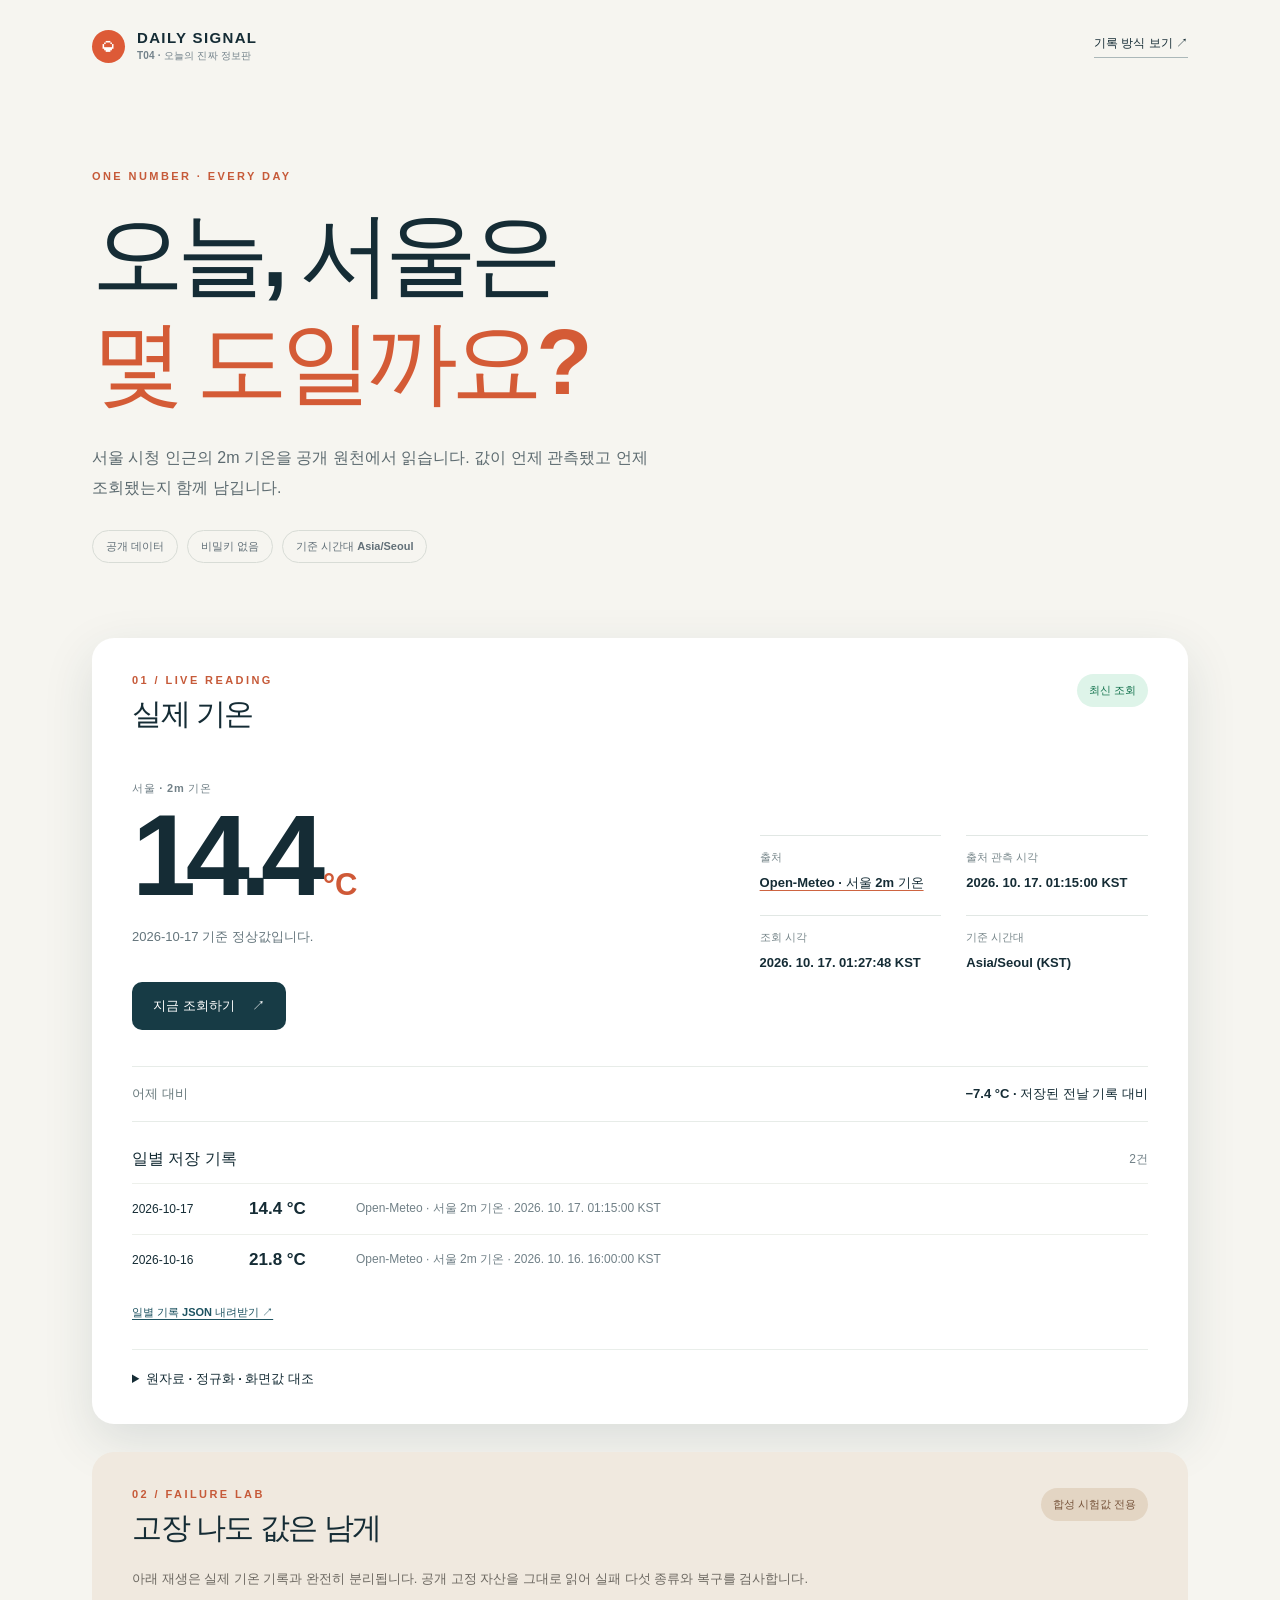
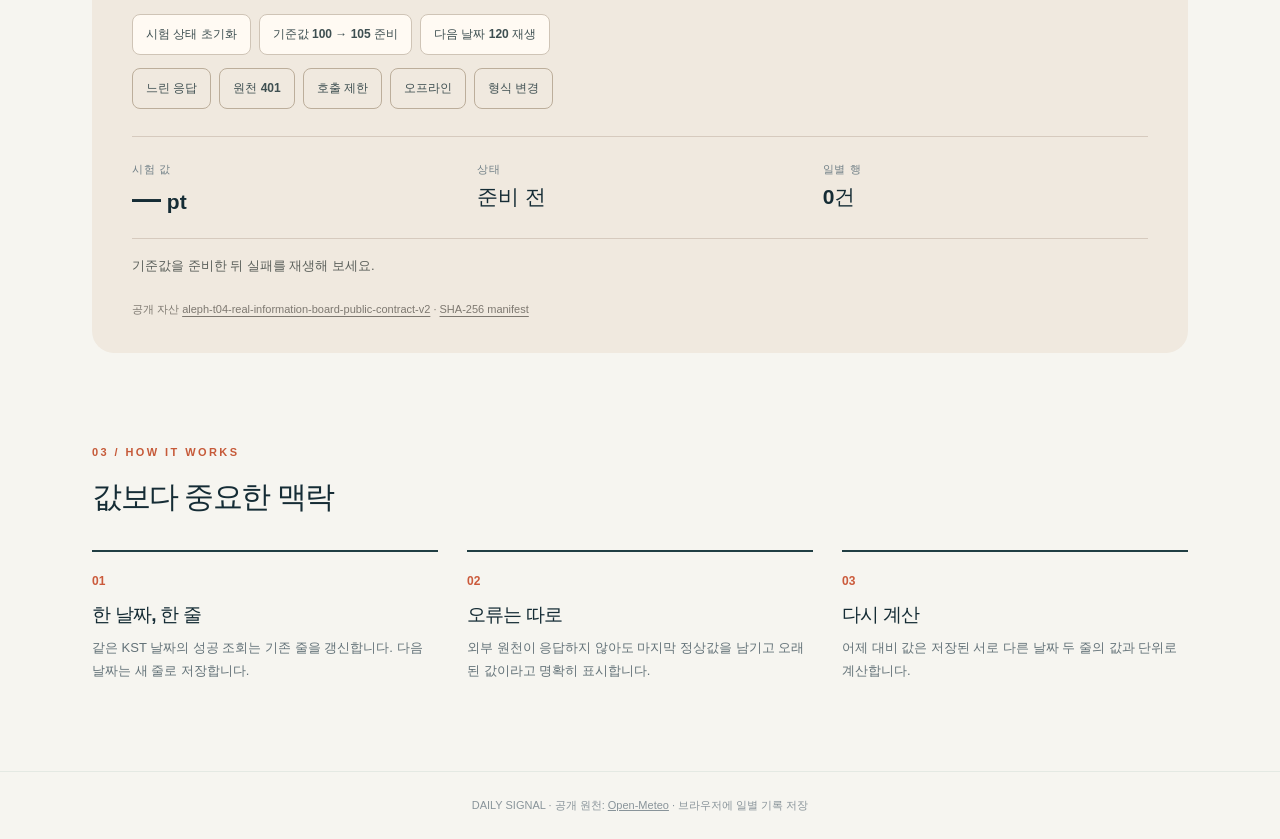
<file: docs/index.html>
<!doctype html>
<html lang="ko">
<head>
  <meta charset="utf-8">
  <meta name="viewport" content="width=device-width, initial-scale=1">
  <meta name="theme-color" content="#142b35">
  <title>오늘의 서울 기온 · 진짜 정보판</title>
  <link rel="stylesheet" href="./style.css">
  <script type="module" src="./app.mjs"></script>
</head>
<body>
  <header class="site-head">
    <div class="brand"><span class="brand-mark" aria-hidden="true">◒</span><span>DAILY SIGNAL <small>T04 · 오늘의 진짜 정보판</small></span></div>
    <a class="top-link" href="#method">기록 방식 보기 ↗</a>
  </header>
  <main>
    <section class="intro" aria-labelledby="page-title">
      <p class="eyebrow">ONE NUMBER · EVERY DAY</p>
      <h1 id="page-title">오늘, 서울은<br><em>몇 도일까요?</em></h1>
      <p class="intro-copy">서울 시청 인근의 2m 기온을 공개 원천에서 읽습니다. 값이 언제 관측됐고 언제 조회됐는지 함께 남깁니다.</p>
      <div class="pills"><span>공개 데이터</span><span>비밀키 없음</span><span>기준 시간대 Asia/Seoul</span></div>
    </section>

    <section class="board" aria-labelledby="live-heading">
      <div class="section-head"><div><p class="eyebrow">01 / LIVE READING</p><h2 id="live-heading">실제 기온</h2></div><span id="live-badge" class="status-badge neutral">조회 전</span></div>
      <div class="reading-grid">
        <div class="reading-main"><span class="small-label">서울 · 2m 기온</span><p class="reading-value"><strong id="live-value">—</strong><span id="live-unit">°C</span></p><p id="live-note" class="reading-note" role="status">공개 원천에서 값을 조회해 주세요.</p><button id="live-refresh" class="primary-button" type="button">지금 조회하기 <span aria-hidden="true">↗</span></button></div>
        <dl class="facts"><div><dt>출처</dt><dd><a id="live-source" href="https://open-meteo.com/" target="_blank" rel="noopener noreferrer">Open-Meteo</a></dd></div><div><dt>출처 관측 시각</dt><dd id="live-source-time">—</dd></div><div><dt>조회 시각</dt><dd id="live-fetched-time">—</dd></div><div><dt>기준 시간대</dt><dd>Asia/Seoul (KST)</dd></div></dl>
      </div>
      <div class="comparison"><span>어제 대비</span><strong id="live-delta">어제 기록이 있어야 표시됩니다.</strong></div>
      <div class="records"><div class="subhead"><h3>일별 저장 기록</h3><span id="live-count">0건</span></div><div id="live-rows" class="record-list"><p class="empty">아직 저장된 값이 없습니다.</p></div><button id="live-export" class="export-button" type="button" disabled>일별 기록 JSON 내려받기 ↗</button></div>
      <details class="data-details"><summary>원자료 · 정규화 · 화면값 대조</summary><div class="data-grid"><div><h4>원자료 <small>Open-Meteo 응답</small></h4><pre id="raw-data">조회 전</pre></div><div><h4>저장값 <small>정규화 기록</small></h4><pre id="stored-data">조회 전</pre></div><div><h4>화면값 <small>값과 단위</small></h4><pre id="display-data">조회 전</pre></div></div></details>
    </section>

    <section class="lab" aria-labelledby="lab-heading">
      <div class="section-head"><div><p class="eyebrow">02 / FAILURE LAB</p><h2 id="lab-heading">고장 나도 값은 남게</h2></div><span class="lab-tag">합성 시험값 전용</span></div>
      <p class="section-copy">아래 재생은 실제 기온 기록과 완전히 분리됩니다. 공개 고정 자산을 그대로 읽어 실패 다섯 종류와 복구를 검사합니다.</p>
      <div class="lab-toolbar"><button id="demo-reset" type="button" class="secondary-button">시험 상태 초기화</button><button id="demo-baseline" type="button" class="secondary-button">기준값 100 → 105 준비</button><button id="demo-next" type="button" class="secondary-button">다음 날짜 120 재생</button></div>
      <div class="fixture-buttons" aria-label="합성 실패 재생"><button data-fixture="timeout" type="button">느린 응답</button><button data-fixture="auth-401" type="button">원천 401</button><button data-fixture="rate-429" type="button">호출 제한</button><button data-fixture="offline" type="button">오프라인</button><button data-fixture="schema-break" type="button">형식 변경</button></div>
      <div class="lab-state"><div><span class="small-label">시험 값</span><p><strong id="demo-value">—</strong><span id="demo-unit"> pt</span></p></div><div><span class="small-label">상태</span><p id="demo-status">준비 전</p></div><div><span class="small-label">일별 행</span><p id="demo-count">0건</p></div></div>
      <p id="demo-message" class="lab-message" role="status">기준값을 준비한 뒤 실패를 재생해 보세요.</p>
      <button id="demo-retry" class="primary-button" type="button" hidden>다시 시도 · 다음 날짜 복구 ↗</button>
      <div id="demo-rows" class="demo-rows"></div>
      <p class="fixture-credit">공개 자산 <a href="./assets/studio-task-assets/t04-real-information-board/public-contract.json">aleph-t04-real-information-board-public-contract-v2</a> · <a href="./assets/studio-task-assets/t04-real-information-board/asset-manifest.json">SHA-256 manifest</a></p>
    </section>

    <section id="method" class="method"><p class="eyebrow">03 / HOW IT WORKS</p><h2>값보다 중요한 맥락</h2><div class="method-grid"><div><span>01</span><h3>한 날짜, 한 줄</h3><p>같은 KST 날짜의 성공 조회는 기존 줄을 갱신합니다. 다음 날짜는 새 줄로 저장합니다.</p></div><div><span>02</span><h3>오류는 따로</h3><p>외부 원천이 응답하지 않아도 마지막 정상값을 남기고 오래된 값이라고 명확히 표시합니다.</p></div><div><span>03</span><h3>다시 계산</h3><p>어제 대비 값은 저장된 서로 다른 날짜 두 줄의 값과 단위로 계산합니다.</p></div></div></section>
  </main>
  <footer>DAILY SIGNAL · 공개 원천: <a href="https://open-meteo.com/" target="_blank" rel="noopener noreferrer">Open-Meteo</a> · 브라우저에 일별 기록 저장</footer>
</body>
</html>
</file>
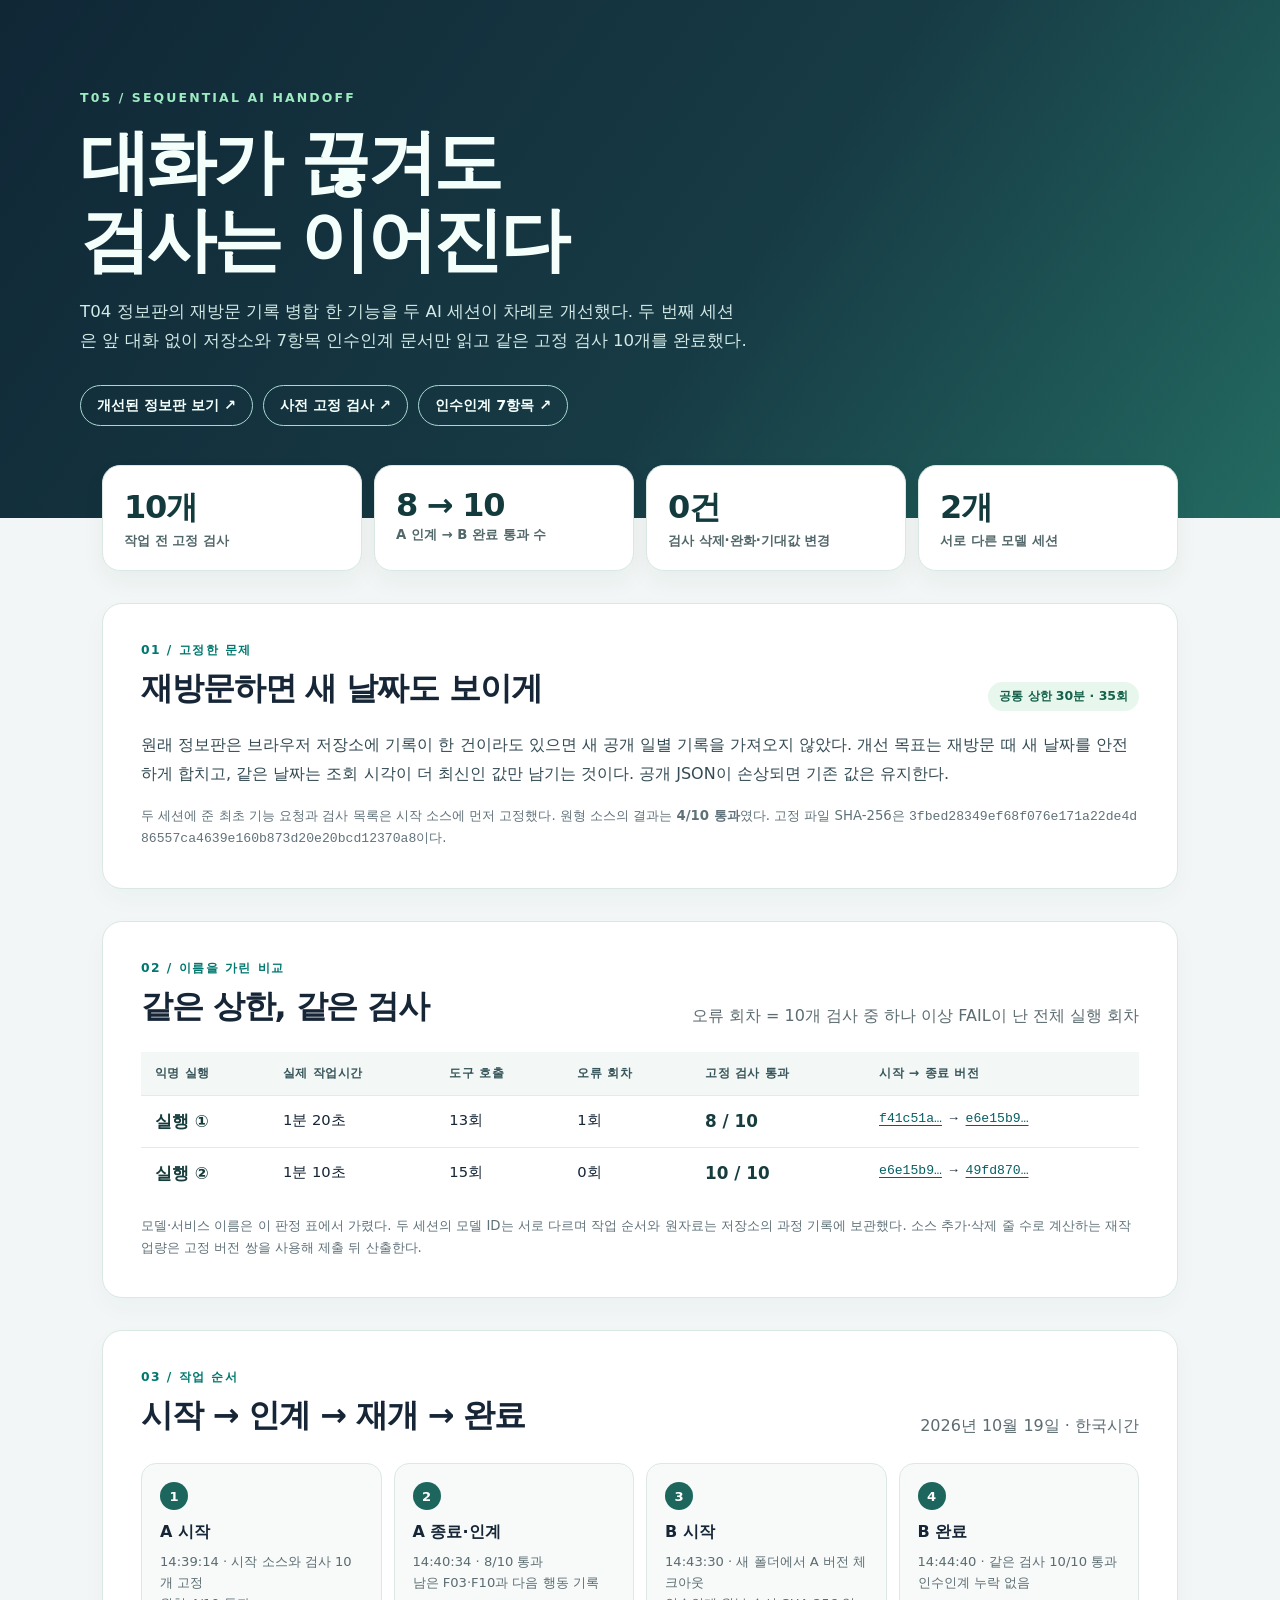
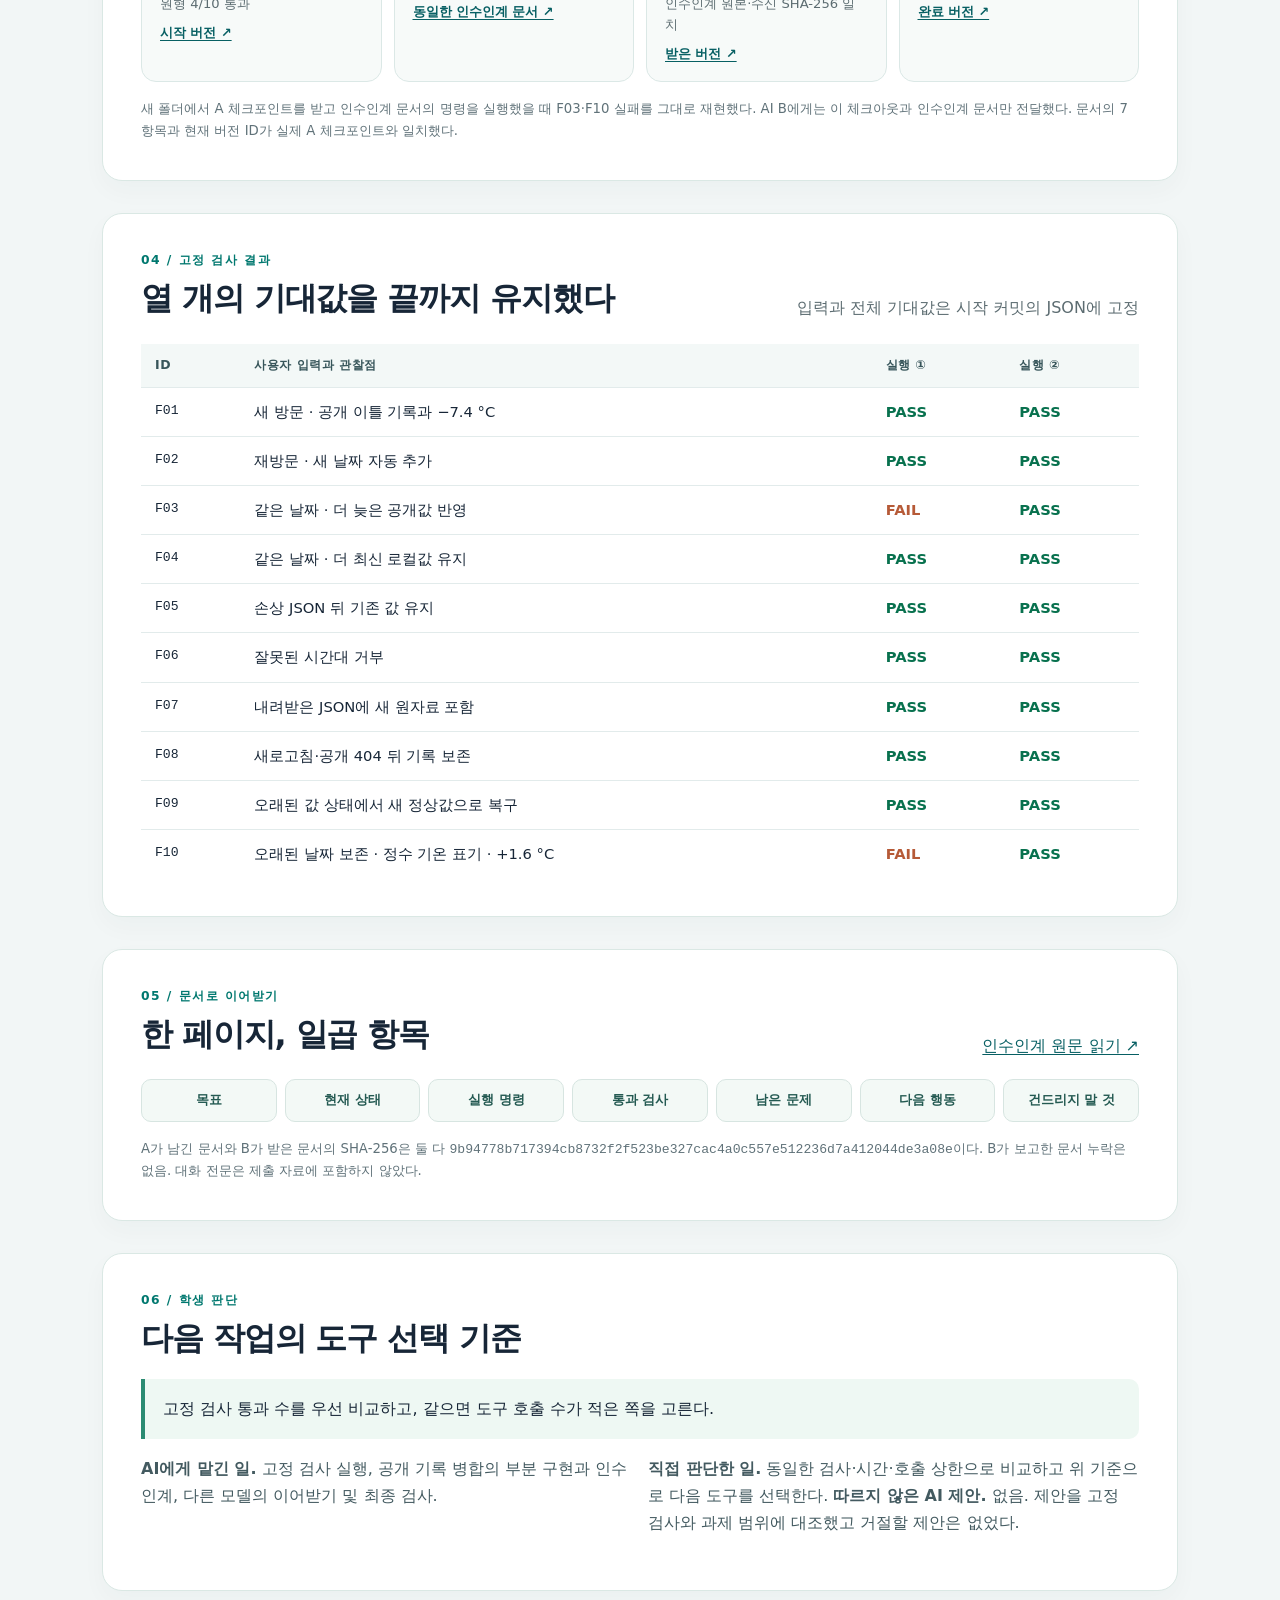
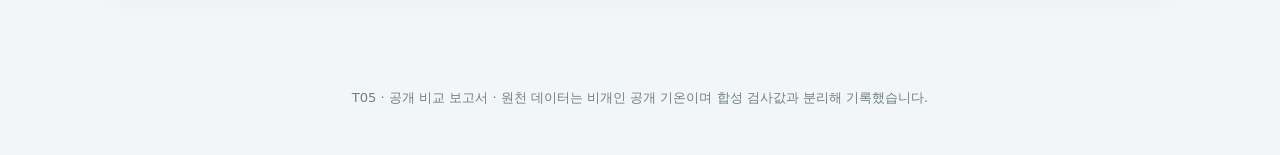
<file: docs/report/index.html>
<!doctype html>
<html lang="ko">
<head>
  <meta charset="utf-8">
  <meta name="viewport" content="width=device-width, initial-scale=1">
  <meta name="color-scheme" content="light">
  <title>T05 · 대화가 끊겨도 이어지는 프로젝트</title>
  <style>
    :root{font-family:system-ui,-apple-system,"Apple SD Gothic Neo","Malgun Gothic",sans-serif;color:#172637;background:#f2f6f6}
    *{box-sizing:border-box}body{margin:0}a{color:#075f63;text-underline-offset:3px}a:hover{color:#023e43}
    .hero{background:linear-gradient(125deg,#102736 0%,#173b45 57%,#236a61 100%);color:#f4fffb;padding:clamp(38px,7vw,90px) max(22px,calc((100vw - 1120px)/2)) 92px}
    .eyebrow{font-size:.78rem;font-weight:800;letter-spacing:.17em;text-transform:uppercase;color:#9eebc1}.hero h1{max-width:760px;margin:18px 0 16px;font-size:clamp(2.2rem,5.5vw,4.5rem);line-height:1.12;letter-spacing:-.05em}.hero p{max-width:670px;color:#d2e9e6;line-height:1.75;font-size:1.04rem}.hero .links{display:flex;gap:10px;flex-wrap:wrap;margin-top:30px}.hero .links a{border:1px solid #a8d9d0;color:#f4fffb;border-radius:999px;padding:10px 16px;text-decoration:none;font-weight:700;font-size:.9rem}.hero .links a:hover{background:#ffffff24}
    main{max-width:1120px;margin:-53px auto 70px;padding:0 22px}.metrics{display:grid;grid-template-columns:repeat(4,1fr);gap:12px}.metric{background:#fff;border:1px solid #dae8e4;border-radius:18px;padding:20px 21px;box-shadow:0 10px 24px #1236320c}.metric strong{display:block;font-size:2rem;letter-spacing:-.04em;color:#133a3c}.metric span{font-size:.83rem;color:#526769;font-weight:650}
    section{margin-top:32px;background:#fff;border:1px solid #dae8e4;border-radius:20px;padding:clamp(22px,4vw,38px);box-shadow:0 10px 24px #12363208}.section-kicker{margin:0 0 8px;color:#00786f;font-size:.77rem;font-weight:850;letter-spacing:.12em}.section-head{display:flex;justify-content:space-between;align-items:flex-end;gap:16px;flex-wrap:wrap}.section-head h2{margin:0;font-size:clamp(1.4rem,3vw,2rem);letter-spacing:-.035em}.section-head p{margin:0;color:#5c6c71;line-height:1.6}.intro{line-height:1.8;color:#344b54;margin:20px 0 0}.pill{display:inline-block;border-radius:999px;background:#e7f7ee;color:#16614b;padding:6px 11px;font-weight:750;font-size:.78rem}
    .table-wrap{overflow-x:auto;margin-top:23px}table{width:100%;border-collapse:collapse;text-align:left;min-width:690px}th,td{border-bottom:1px solid #e2ebeb;padding:13px 14px;vertical-align:top}th{background:#f3f8f7;color:#37555a;font-size:.78rem;text-transform:uppercase;letter-spacing:.04em}td{font-size:.92rem;line-height:1.5}tr:last-child td{border-bottom:0}.value{font-size:1.05rem;font-weight:850;color:#173c3d}.pass{color:#08714e;font-weight:850}.fail{color:#b65a37;font-weight:850}.mono{font-family:ui-monospace,SFMono-Regular,Consolas,monospace;font-size:.82rem;word-break:break-all}.muted{color:#607279}.note{font-size:.83rem;color:#607279;line-height:1.65;margin:16px 0 0}
    .timeline{display:grid;grid-template-columns:repeat(4,1fr);gap:12px;margin-top:25px}.step{position:relative;border:1px solid #dbe8e6;background:#f7faf9;border-radius:15px;padding:18px}.step b{display:inline-grid;place-items:center;width:28px;height:28px;border-radius:50%;background:#1c665d;color:#fff;font-size:.82rem}.step h3{font-size:1rem;margin:12px 0 8px}.step p{font-size:.82rem;color:#5c6c71;line-height:1.6;margin:0 0 8px}.step a{font-size:.8rem;font-weight:750}
    .handoff{display:grid;grid-template-columns:repeat(7,1fr);gap:8px;margin-top:22px}.handoff span{border:1px solid #d7e5e1;border-radius:10px;background:#f3f9f6;padding:12px 8px;text-align:center;color:#245a52;font-size:.8rem;font-weight:800}.decision{margin-top:18px;border-left:4px solid #2b8b72;background:#eef8f3;border-radius:0 10px 10px 0;padding:16px 18px;line-height:1.7}.two-col{display:grid;grid-template-columns:1fr 1fr;gap:16px}.two-col p{line-height:1.7;color:#435a60}.footer{padding:28px 22px 50px;text-align:center;color:#708080;font-size:.82rem}
    @media(max-width:850px){.metrics{grid-template-columns:repeat(2,1fr)}.timeline{grid-template-columns:repeat(2,1fr)}.handoff{grid-template-columns:repeat(4,1fr)}.two-col{grid-template-columns:1fr}}@media(max-width:500px){.metrics{gap:8px}.metric{padding:16px}.metric strong{font-size:1.6rem}.timeline{grid-template-columns:1fr}.handoff{grid-template-columns:repeat(2,1fr)}main{padding:0 14px}}
  </style>
</head>
<body>
  <header class="hero">
    <div class="eyebrow">T05 / Sequential AI handoff</div>
    <h1>대화가 끊겨도<br>검사는 이어진다</h1>
    <p>T04 정보판의 재방문 기록 병합 한 기능을 두 AI 세션이 차례로 개선했다. 두 번째 세션은 앞 대화 없이 저장소와 7항목 인수인계 문서만 읽고 같은 고정 검사 10개를 완료했다.</p>
    <nav class="links" aria-label="자료 바로가기">
      <a href="../">개선된 정보판 보기 ↗</a>
      <a href="https://github.com/yxh750501-sys/handoff-lab-t05/blob/f41c51a02ee077da29fe3a4d52d7b8ca6349f281/protocol/fixed-tests.json">사전 고정 검사 ↗</a>
      <a href="https://github.com/yxh750501-sys/handoff-lab-t05/blob/49fd87022e97ddf5eb8b4b9c0fbe206cd5a63151/HANDOFF.md">인수인계 7항목 ↗</a>
    </nav>
  </header>
  <main>
    <div class="metrics" aria-label="실험 요약">
      <div class="metric"><strong>10개</strong><span>작업 전 고정 검사</span></div>
      <div class="metric"><strong>8 → 10</strong><span>A 인계 → B 완료 통과 수</span></div>
      <div class="metric"><strong>0건</strong><span>검사 삭제·완화·기대값 변경</span></div>
      <div class="metric"><strong>2개</strong><span>서로 다른 모델 세션</span></div>
    </div>
    <section id="scope">
      <p class="section-kicker">01 / 고정한 문제</p>
      <div class="section-head"><h2>재방문하면 새 날짜도 보이게</h2><span class="pill">공통 상한 30분 · 35회</span></div>
      <p class="intro">원래 정보판은 브라우저 저장소에 기록이 한 건이라도 있으면 새 공개 일별 기록을 가져오지 않았다. 개선 목표는 재방문 때 새 날짜를 안전하게 합치고, 같은 날짜는 조회 시각이 더 최신인 값만 남기는 것이다. 공개 JSON이 손상되면 기존 값은 유지한다.</p>
      <p class="note">두 세션에 준 최초 기능 요청과 검사 목록은 시작 소스에 먼저 고정했다. 원형 소스의 결과는 <b>4/10 통과</b>였다. 고정 파일 SHA-256은 <span class="mono">3fbed28349ef68f076e171a22de4d86557ca4639e160b873d20e20bcd12370a8</span>이다.</p>
    </section>
    <section id="comparison">
      <p class="section-kicker">02 / 이름을 가린 비교</p>
      <div class="section-head"><h2>같은 상한, 같은 검사</h2><p>오류 회차 = 10개 검사 중 하나 이상 FAIL이 난 전체 실행 회차</p></div>
      <div class="table-wrap"><table>
        <thead><tr><th>익명 실행</th><th>실제 작업시간</th><th>도구 호출</th><th>오류 회차</th><th>고정 검사 통과</th><th>시작 → 종료 버전</th></tr></thead>
        <tbody>
          <tr><td><span class="value">실행 ①</span></td><td>1분 20초</td><td>13회</td><td>1회</td><td><span class="value">8 / 10</span></td><td class="mono"><a href="https://github.com/yxh750501-sys/handoff-lab-t05/tree/f41c51a02ee077da29fe3a4d52d7b8ca6349f281">f41c51a…</a> → <a href="https://github.com/yxh750501-sys/handoff-lab-t05/tree/e6e15b9c81e476e8deee2b0e3bd3ad25aed9102b">e6e15b9…</a></td></tr>
          <tr><td><span class="value">실행 ②</span></td><td>1분 10초</td><td>15회</td><td>0회</td><td><span class="value">10 / 10</span></td><td class="mono"><a href="https://github.com/yxh750501-sys/handoff-lab-t05/tree/e6e15b9c81e476e8deee2b0e3bd3ad25aed9102b">e6e15b9…</a> → <a href="https://github.com/yxh750501-sys/handoff-lab-t05/tree/49fd87022e97ddf5eb8b4b9c0fbe206cd5a63151">49fd870…</a></td></tr>
        </tbody>
      </table></div>
      <p class="note">모델·서비스 이름은 이 판정 표에서 가렸다. 두 세션의 모델 ID는 서로 다르며 작업 순서와 원자료는 저장소의 과정 기록에 보관했다. 소스 추가·삭제 줄 수로 계산하는 재작업량은 고정 버전 쌍을 사용해 제출 뒤 산출한다.</p>
    </section>
    <section id="timeline">
      <p class="section-kicker">03 / 작업 순서</p>
      <div class="section-head"><h2>시작 → 인계 → 재개 → 완료</h2><p>2026년 10월 19일 · 한국시간</p></div>
      <div class="timeline">
        <div class="step"><b>1</b><h3>A 시작</h3><p>14:39:14 · 시작 소스와 검사 10개 고정<br>원형 4/10 통과</p><a href="https://github.com/yxh750501-sys/handoff-lab-t05/tree/f41c51a02ee077da29fe3a4d52d7b8ca6349f281">시작 버전 ↗</a></div>
        <div class="step"><b>2</b><h3>A 종료·인계</h3><p>14:40:34 · 8/10 통과<br>남은 F03·F10과 다음 행동 기록</p><a href="https://github.com/yxh750501-sys/handoff-lab-t05/blob/49fd87022e97ddf5eb8b4b9c0fbe206cd5a63151/HANDOFF.md">동일한 인수인계 문서 ↗</a></div>
        <div class="step"><b>3</b><h3>B 시작</h3><p>14:43:30 · 새 폴더에서 A 버전 체크아웃<br>인수인계 원본·수신 SHA-256 일치</p><a href="https://github.com/yxh750501-sys/handoff-lab-t05/tree/e6e15b9c81e476e8deee2b0e3bd3ad25aed9102b">받은 버전 ↗</a></div>
        <div class="step"><b>4</b><h3>B 완료</h3><p>14:44:40 · 같은 검사 10/10 통과<br>인수인계 누락 없음</p><a href="https://github.com/yxh750501-sys/handoff-lab-t05/tree/49fd87022e97ddf5eb8b4b9c0fbe206cd5a63151">완료 버전 ↗</a></div>
      </div>
      <p class="note">새 폴더에서 A 체크포인트를 받고 인수인계 문서의 명령을 실행했을 때 F03·F10 실패를 그대로 재현했다. AI B에게는 이 체크아웃과 인수인계 문서만 전달했다. 문서의 7항목과 현재 버전 ID가 실제 A 체크포인트와 일치했다.</p>
    </section>
    <section id="checks">
      <p class="section-kicker">04 / 고정 검사 결과</p>
      <div class="section-head"><h2>열 개의 기대값을 끝까지 유지했다</h2><p>입력과 전체 기대값은 시작 커밋의 JSON에 고정</p></div>
      <div class="table-wrap"><table>
        <thead><tr><th>ID</th><th>사용자 입력과 관찰점</th><th>실행 ①</th><th>실행 ②</th></tr></thead>
        <tbody>
          <tr><td class="mono">F01</td><td>새 방문 · 공개 이틀 기록과 −7.4 °C</td><td class="pass">PASS</td><td class="pass">PASS</td></tr>
          <tr><td class="mono">F02</td><td>재방문 · 새 날짜 자동 추가</td><td class="pass">PASS</td><td class="pass">PASS</td></tr>
          <tr><td class="mono">F03</td><td>같은 날짜 · 더 늦은 공개값 반영</td><td class="fail">FAIL</td><td class="pass">PASS</td></tr>
          <tr><td class="mono">F04</td><td>같은 날짜 · 더 최신 로컬값 유지</td><td class="pass">PASS</td><td class="pass">PASS</td></tr>
          <tr><td class="mono">F05</td><td>손상 JSON 뒤 기존 값 유지</td><td class="pass">PASS</td><td class="pass">PASS</td></tr>
          <tr><td class="mono">F06</td><td>잘못된 시간대 거부</td><td class="pass">PASS</td><td class="pass">PASS</td></tr>
          <tr><td class="mono">F07</td><td>내려받은 JSON에 새 원자료 포함</td><td class="pass">PASS</td><td class="pass">PASS</td></tr>
          <tr><td class="mono">F08</td><td>새로고침·공개 404 뒤 기록 보존</td><td class="pass">PASS</td><td class="pass">PASS</td></tr>
          <tr><td class="mono">F09</td><td>오래된 값 상태에서 새 정상값으로 복구</td><td class="pass">PASS</td><td class="pass">PASS</td></tr>
          <tr><td class="mono">F10</td><td>오래된 날짜 보존 · 정수 기온 표기 · +1.6 °C</td><td class="fail">FAIL</td><td class="pass">PASS</td></tr>
        </tbody>
      </table></div>
    </section>
    <section id="handoff">
      <p class="section-kicker">05 / 문서로 이어받기</p>
      <div class="section-head"><h2>한 페이지, 일곱 항목</h2><a href="https://github.com/yxh750501-sys/handoff-lab-t05/blob/49fd87022e97ddf5eb8b4b9c0fbe206cd5a63151/HANDOFF.md">인수인계 원문 읽기 ↗</a></div>
      <div class="handoff"><span>목표</span><span>현재 상태</span><span>실행 명령</span><span>통과 검사</span><span>남은 문제</span><span>다음 행동</span><span>건드리지 말 것</span></div>
      <p class="note">A가 남긴 문서와 B가 받은 문서의 SHA-256은 둘 다 <span class="mono">9b94778b717394cb8732f2f523be327cac4a0c557e512236d7a412044de3a08e</span>이다. B가 보고한 문서 누락은 없음. 대화 전문은 제출 자료에 포함하지 않았다.</p>
    </section>
    <section id="decision">
      <p class="section-kicker">06 / 학생 판단</p>
      <div class="section-head"><h2>다음 작업의 도구 선택 기준</h2></div>
      <div class="decision" id="student-rule">고정 검사 통과 수를 우선 비교하고, 같으면 도구 호출 수가 적은 쪽을 고른다.</div>
      <div class="two-col"><p><b>AI에게 맡긴 일.</b> 고정 검사 실행, 공개 기록 병합의 부분 구현과 인수인계, 다른 모델의 이어받기 및 최종 검사.</p><p><b>직접 판단한 일.</b> 동일한 검사·시간·호출 상한으로 비교하고 위 기준으로 다음 도구를 선택한다. <b>따르지 않은 AI 제안.</b> 없음. 제안을 고정 검사와 과제 범위에 대조했고 거절할 제안은 없었다.</p></div>
    </section>
  </main>
  <footer class="footer">T05 · 공개 비교 보고서 · 원천 데이터는 비개인 공개 기온이며 합성 검사값과 분리해 기록했습니다.</footer>
</body>
</html>
</file>
<file: docs/style.css>
:root{font-family:'DM Sans','Noto Sans KR',sans-serif;color:#152c35;background:#f6f5f0;font-synthesis:none}*{box-sizing:border-box}body{margin:0}button,a{font:inherit}button{cursor:pointer}button:disabled{opacity:.55;cursor:wait}a{color:inherit}.site-head{max-width:1160px;margin:auto;padding:29px 32px;display:flex;align-items:center;justify-content:space-between}.brand{display:flex;align-items:center;gap:12px;font-size:15px;font-weight:800;letter-spacing:.09em}.brand-mark{width:33px;height:33px;border-radius:50%;display:grid;place-items:center;background:#dd5a37;color:#fff;font-size:25px;line-height:1}.brand small{display:block;font-size:10px;letter-spacing:.02em;font-weight:600;color:#73828a;margin-top:3px}.top-link{font-size:12px;font-weight:700;text-decoration:none;border-bottom:1px solid #abb8b9;padding-bottom:5px}main{max-width:1160px;margin:auto;padding:0 32px}.intro{padding:78px 0 75px;max-width:850px}.eyebrow{font-size:11px;letter-spacing:.22em;font-weight:800;color:#c65a39;margin:0 0 19px}.intro h1{font-size:clamp(48px,7.6vw,92px);line-height:1.17;letter-spacing:-.075em;margin:0;font-weight:800}.intro h1 em{font-style:normal;color:#d45b36}.intro-copy{font-size:16px;line-height:1.85;color:#5d6b70;max-width:560px;margin:27px 0 28px}.pills{display:flex;flex-wrap:wrap;gap:9px}.pills span{border:1px solid #d8dcd6;border-radius:99px;padding:8px 13px;color:#627078;font-size:11px;font-weight:700}.board,.lab{border-radius:22px;background:#fff;box-shadow:0 17px 50px #233f4620;padding:36px 40px;margin-bottom:28px}.section-head{display:flex;justify-content:space-between;align-items:start;gap:20px}.section-head h2,.method h2{margin:0;font-size:30px;letter-spacing:-.05em}.section-head .eyebrow{margin-bottom:8px}.status-badge,.lab-tag{font-size:11px;font-weight:800;padding:9px 12px;border-radius:99px;background:#eef0eb;color:#52646a}.status-badge.fresh{background:#def4e9;color:#14734e}.status-badge.stale{background:#ffead8;color:#a14c20}.reading-grid{display:grid;grid-template-columns:1.2fr .8fr;gap:45px;padding:43px 0 36px}.small-label{font-size:11px;letter-spacing:.07em;color:#728188;font-weight:800}.reading-value{display:flex;align-items:baseline;gap:8px;margin:2px 0 6px;line-height:1}.reading-value strong{font-size:clamp(74px,9vw,118px);font-weight:700;letter-spacing:-.09em}.reading-value span{font-size:31px;font-weight:700;color:#cf5937}.reading-note{min-height:27px;color:#64757c;font-size:13px;margin:14px 0 27px}.primary-button{border:0;border-radius:10px;background:#173b45;color:#fff;font-weight:700;font-size:13px;padding:15px 21px;min-height:48px}.primary-button span{margin-left:14px}.primary-button:hover{background:#285762}.facts{margin:0;display:grid;grid-template-columns:1fr 1fr;gap:22px 25px;align-content:center}.facts div{border-top:1px solid #e1e7e4;padding-top:14px}.facts dt{font-size:11px;color:#78878b;margin-bottom:8px;font-weight:700}.facts dd{margin:0;font-size:13px;line-height:1.55;font-weight:700;word-break:break-word}.facts a{text-decoration-color:#ce6441;text-underline-offset:3px}.comparison{border-top:1px solid #e7ece8;border-bottom:1px solid #e7ece8;display:flex;justify-content:space-between;gap:15px;padding:18px 0;font-size:13px}.comparison>span{color:#6a7b7e;font-weight:700}.comparison strong{text-align:right}.records{padding-top:27px}.subhead{display:flex;justify-content:space-between;align-items:center}.subhead h3{font-size:16px;margin:0}.subhead span{font-size:12px;color:#718087}.record-list{margin-top:13px}.record-row{display:grid;grid-template-columns:105px 95px 1fr;gap:12px;border-top:1px solid #edf0eb;padding:15px 0;align-items:center;font-size:12px}.record-row strong{font-size:17px}.record-row span:last-child{color:#718087;overflow-wrap:anywhere}.empty{color:#819093;font-size:12px}.data-details{border-top:1px solid #e9eeea;margin-top:20px;padding-top:20px}.data-details summary{font-size:13px;font-weight:700;cursor:pointer}.data-grid{display:grid;grid-template-columns:repeat(3,minmax(0,1fr));gap:11px;margin-top:20px}.data-grid>div{min-width:0}.data-grid h4{font-size:12px;margin:0 0 8px}.data-grid h4 small{display:block;color:#849193;font-weight:400;margin-top:3px}.data-grid pre{margin:0;border-radius:8px;background:#f4f6f2;padding:13px;white-space:pre-wrap;overflow-wrap:anywhere;font:11px/1.55 ui-monospace,monospace;min-height:96px}.lab{background:#f0e9df;box-shadow:none}.lab-tag{background:#e3d5c3;color:#77543b}.section-copy{font-size:13px;color:#6c6861;line-height:1.8;max-width:680px;margin:18px 0 24px}.lab-toolbar,.fixture-buttons{display:flex;gap:8px;flex-wrap:wrap}.secondary-button,.fixture-buttons button{border:1px solid #cfc4b6;background:#fffaf3;color:#3e4f51;font-size:12px;font-weight:700;padding:11px 13px;border-radius:8px}.fixture-buttons{margin-top:13px}.fixture-buttons button{background:transparent;border-color:#bcae9b}.secondary-button:hover,.fixture-buttons button:hover{border-color:#c95f3b;color:#b25133}.lab-state{display:grid;grid-template-columns:repeat(3,1fr);gap:20px;border-top:1px solid #d6cabe;border-bottom:1px solid #d6cabe;margin:27px 0 16px;padding:22px 0}.lab-state p{font-size:21px;font-weight:700;margin:6px 0 0}.lab-state strong{font-size:29px}.lab-message{font-size:13px;line-height:1.7;min-height:25px;color:#5b605b}.lab-message.error{color:#9c422d}.demo-rows{font-size:11px;color:#6d6c67;margin-top:15px}.fixture-credit{margin:22px 0 0;font-size:11px;color:#7d7870}.fixture-credit a{text-underline-offset:3px}.method{padding:65px 0 88px}.method-grid{display:grid;grid-template-columns:repeat(3,1fr);gap:29px;margin-top:32px}.method-grid>div{border-top:2px solid #203e43;padding-top:19px}.method-grid span{color:#cb5a3b;font-size:12px;font-weight:800}.method-grid h3{font-size:19px;letter-spacing:-.04em;margin:13px 0 9px}.method-grid p{font-size:13px;line-height:1.75;color:#637278;margin:0}footer{text-align:center;padding:26px;color:#89949a;font-size:11px;border-top:1px solid #e4e9e3}@media(max-width:740px){.site-head,main{padding-left:20px;padding-right:20px}.intro{padding:50px 0}.board,.lab{padding:26px 20px}.reading-grid{grid-template-columns:1fr;gap:26px;padding:31px 0}.facts{gap:19px}.data-grid,.method-grid{grid-template-columns:1fr}.lab-state{gap:8px}.lab-state p{font-size:15px}.lab-state strong{font-size:22px}.record-row{grid-template-columns:83px 65px 1fr;font-size:10px}.record-row strong{font-size:14px}.top-link{display:none}}
.export-button{display:block;margin-top:11px;padding:9px 0;border:0;background:transparent;color:#1e5361;font-size:11px;font-weight:800;text-decoration:underline;text-underline-offset:3px}.export-button:disabled{color:#98a5a8;cursor:default}
</file>
